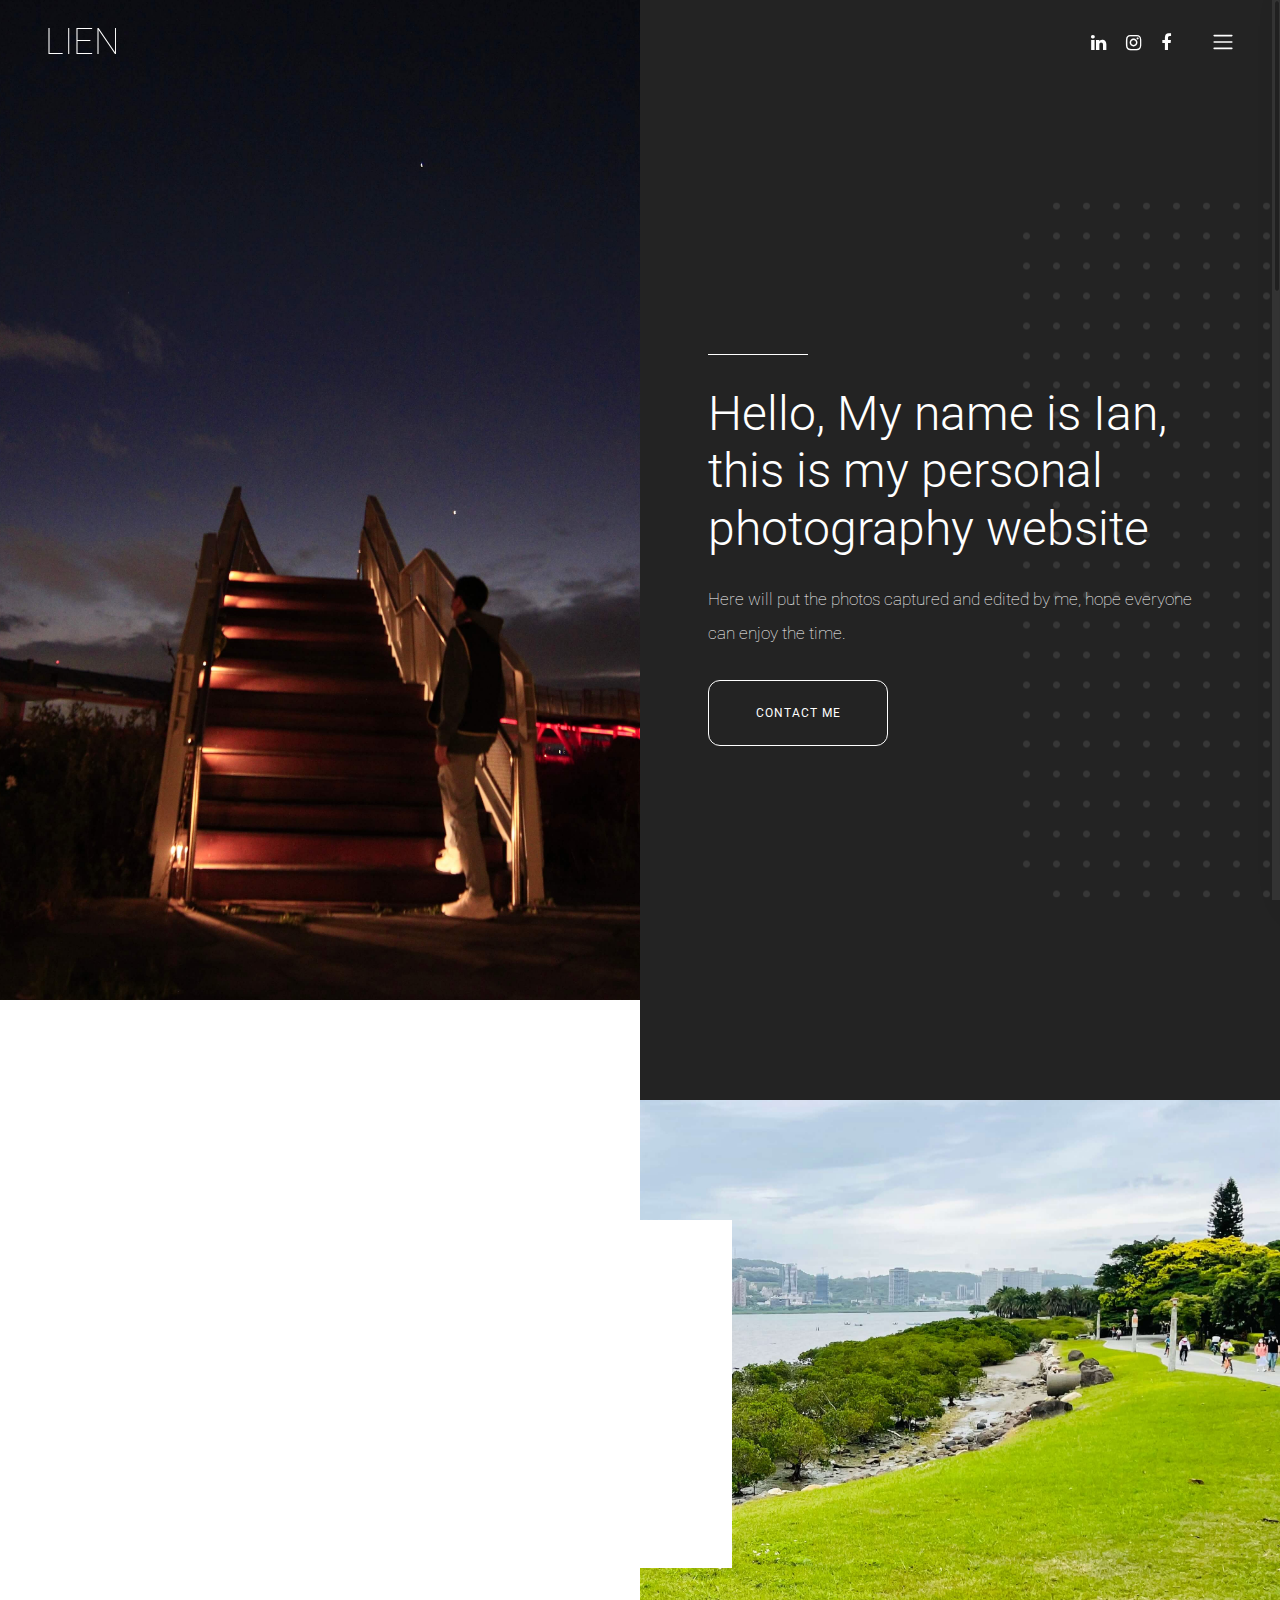
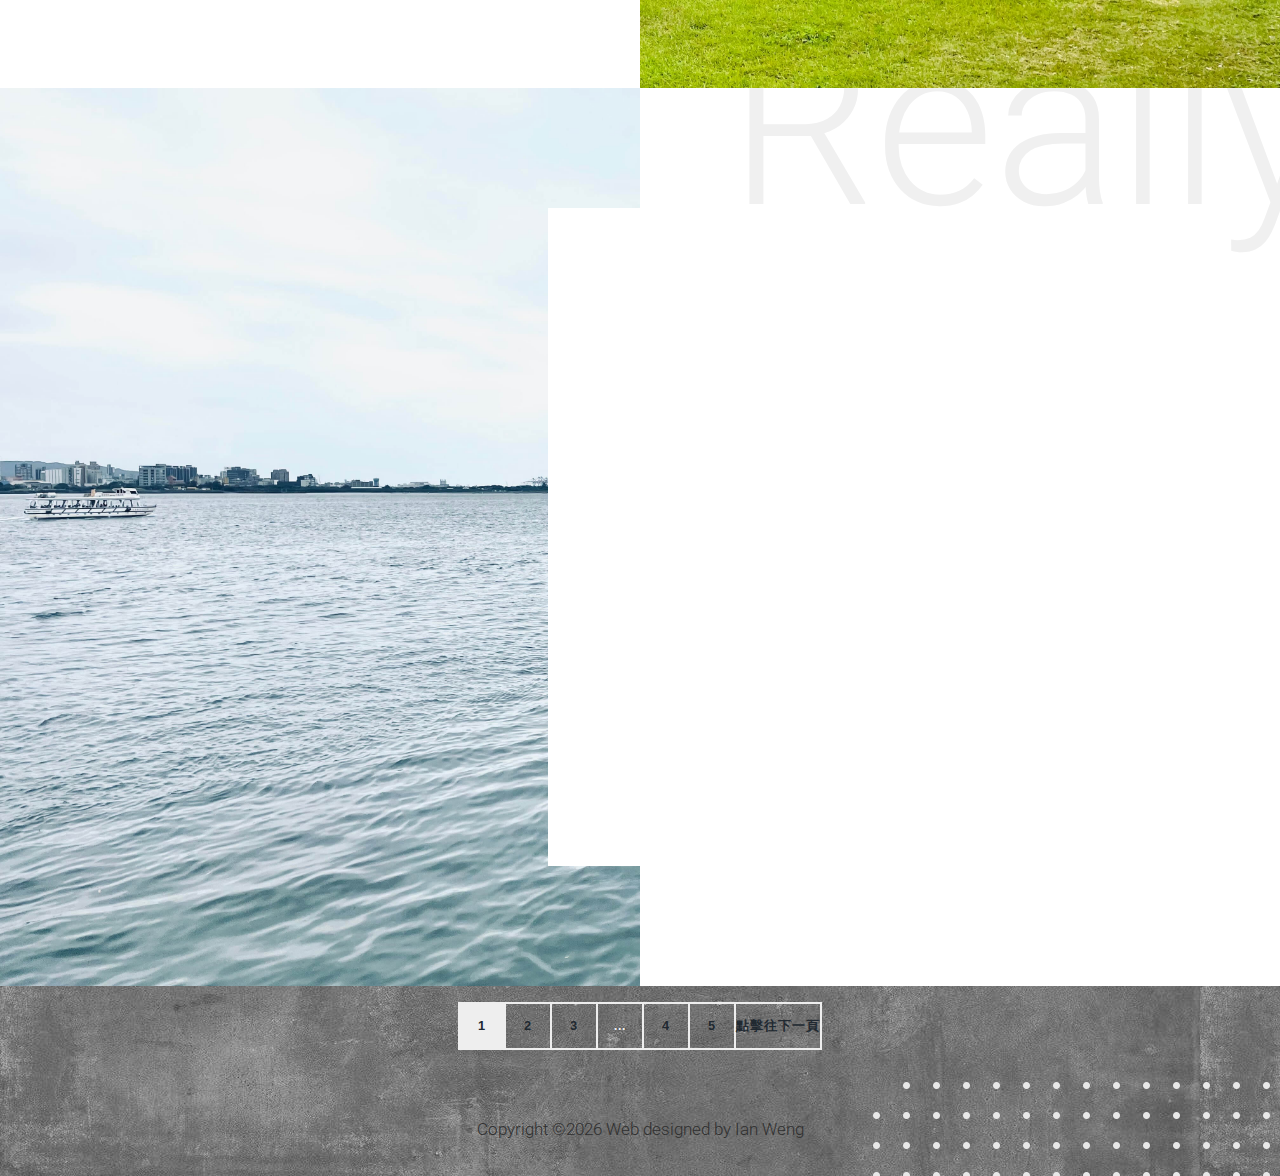
<file: about-me.html>
<!DOCTYPE html>
<html lang="en">

<head>
    <meta charset="UTF-8">
    <meta name="description" content="">
    <meta http-equiv="X-UA-Compatible" content="IE=edge">
    <meta name="viewport" content="width=device-width, initial-scale=1, shrink-to-fit=no">
    <meta property="og:image" content="img/bg-img/slide1.jpg">
    <meta property="og:image:type" content="image/png">
    <meta property="og:image:width" content="436">
    <meta property="og:image:height" content="228">
    <meta property="og:title" content="LIEN - Photography Website">
    <meta property="og:description" content="Website for personal photograghy.">    

    <!-- Title  -->
    <title>LIEN - Photography Website</title>

    <!-- Favicon  -->
    <link rel="icon" href="img/core-img/favicon.ico">

    <!-- Style CSS -->
    <link rel="stylesheet" href="style.css">

</head>

<body>
    <!-- Preloader Start -->
    <div id="preloader">
        <div class="preload-content">
            <div id="sonar-load"></div>
        </div>
    </div>
    <!-- Preloader End -->

    <!-- ***** Main Menu Area Start ***** -->
    <div class="mainMenu d-flex align-items-center justify-content-between">
        <!-- Close Icon -->
        <div class="closeIcon">
            <i class="ti-close" aria-hidden="true"></i>
        </div>
        <!-- Logo Area -->
        <div class="logo-area">
            <a href="index.html">LIEN</a>
        </div>
        <!-- Nav -->
        <div class="sonarNav">
            <nav>
                <ul>
                    <li class="nav-item active">
                        <a class="nav-link" href="index.html">主頁面</a>
                    </li>
                    <li class="nav-item">
                        <a class="nav-link" href="about-me.html">關於作者</a>
                    </li>
                    <li class="nav-item">
                        <a class="nav-link" href="portfolio.html">作品集</a>
                    </li>
                    <li class="nav-item">
                        <a class="nav-link" href="blog.html">BLOG合輯</a>
                    </li>
                    <li class="nav-item">
                        <a class="nav-link" href="contact.html">聯繫管道</a>
                    </li>
                    </li>
                </ul>
            </nav>
        </div>
        <!-- Copwrite Text -->
        <div class="copywrite-text">
            <p>
                Copyright &copy;<script>document.write(new Date().getFullYear());</script> Web designed by Ian Weng</i></a>

</p>
        </div>
    </div>
    <!-- ***** Main Menu Area End ***** -->

    <!-- ***** Header Area Start ***** -->
    <header class="header-area">
        <div class="container-fluid">
            <div class="row">
                <div class="col-12">
                    <div class="menu-area d-flex justify-content-between">
                        <!-- Logo Area  -->
                        <div class="logo-area">
                            <a href="index.html">LIEN</a>
                        </div>

                        <div class="menu-content-area d-flex align-items-center">
                            <!-- Header Social Area -->
                            <div class="header-social-area d-flex align-items-center">
                                <a href="https://www.linkedin.com/in/weng-li-en-bb7a6a278/" data-toggle="tooltip" data-placement="bottom" title="Linkedin"><i class="fa fa-linkedin" aria-hidden="true"></i></a>
                                <a href="https://www.instagram.com/_92_me_/?hl=zh-tw" data-toggle="tooltip" data-placement="bottom" title="Instagram"><i class="fa fa-instagram" aria-hidden="true"></i></a>
                                <a href="https://www.facebook.com/profile.php?id=100014836174311" data-toggle="tooltip" data-placement="bottom" title="Facebook"><i class="fa fa-facebook" aria-hidden="true"></i></a>
                            </div>
                            <!-- Menu Icon -->
                            <span class="navbar-toggler-icon" id="menuIcon"></span>
                        </div>
                    </div>
                </div>
            </div>
        </div>
    </header>
    <!-- ***** Header Area End ***** -->

    <!-- ***** Hero Area Start ***** -->
    <div class="hero-area d-flex align-items-center">
        <!-- Back End Content -->
        <div class="backEnd-content">
            <img class="dots" src="img/core-img/dots.png" alt="">
        </div>

        <!-- Hero Thumbnail -->
        <div class="hero-thumbnail aboutUs equalize bg-img" style="background-image: url(img/bg-img/about.jpg);"></div>
        
        <!-- Hero Content -->
        <div class="hero-content aboutUs equalize">
            <div class="container-fluid h-100">
                <div class="row h-100 align-items-center justify-content-center">
                    <div class="col-12 col-md-10">
                        <div class="line"></div>
                        <h2>Hello, My name is Ian, this is my personal photography website </h2>
                        <p>Here will put the photos captured and edited by me, hope everyone can enjoy the time.</p>
                        <a href="contact.html" class="btn sonar-btn white-btn">contact me</a>
                    </div>
                </div>
            </div>
        </div>
    </div>
    <!-- ***** Hero Area End ***** -->

    <div class="sonar-about-us-area bg-img" style="background-image: url(img/bg-img/about2.jpg);">
        <!-- Back End Content -->
        <div class="backEnd-content">
            <h2></h2>
        </div>

        <div class="container-fluid">
            <div class="row">
                <div class="col-12 col-md-10 col-lg-7">
                    <div class="about-us-content bg-white">
                        <div class="section-heading text-left wow fadeInUp" data-wow-delay="300ms">
                            <div class="line"></div>
                            <h2></h2>
                        </div>
                        <p class="wow fadeInUp" data-wow-delay="600ms">I'm very glad that I actually set up a web for my own photography, all the photos are meaningful for me, and I hope all of you can see what is behind the photos and also enjoy it cuz all of it definitely the beauty of art.</p>
                        <!-- Progress Bar Content Area -->
                        
                            </div>
                        </div>
                    </div>
                </div>
            </div>
        </div>
    </div>

    <div class="sonar-about-us-area second-part bg-img" style="background-image: url(img/bg-img/about3.jpg);">
        <!-- Back End Content -->
        <div class="backEnd-content">
            <h2>Really</h2>
        </div>

        <div class="container-fluid">
            <div class="row justify-content-end">
                <div class="col-12 col-md-10 col-lg-7">
                    <div class="about-us-content bg-white">
                        <div class="section-heading text-left wow fadeInUp" data-wow-delay="300ms">
                            <div class="line"></div>
                        </div>
                        <p class="wow fadeInUp" data-wow-delay="600ms">For me, I like to take the photo for landscapes more than portraits cuz I'm more used to capture some beautiful sunshine and the big nature, so most of the photos are truly the type I like and also the type I will prefer to take.</p>
                        <div class="row mt-100 text-center wow fadeInUp" data-wow-delay="900ms">
                            <div class="col-12 col-sm-6 col-md-4">
                                <div class="single-pie-bar" data-percent="90">
                                    <canvas class="bar-circle" width="100" height="100"></canvas>
                                    <p>Landsacpes</p>
                                </div>
                            </div>
                            <div class="col-12 col-sm-6 col-md-4">
                                <div class="single-pie-bar" data-percent="10">
                                    <canvas class="bar-circle" width="100" height="100"></canvas>
                                    <p>Portraits</p>
                                </div>
                            </div>

                                </div>
                            </div>
                        </div>
                    </div>
                </div>
            </div>
        </div>
    </div>
    <p></p>
    <p></p>
    <p></p>
    <p></p>
    <!-- Footer -->
<footer class="footer-area">
    <div class="container">
        <div class="row">
            <div class="col-12">
                <div class="footer-content">
                    <footer>
                        <div class="pagination">
                            <!--<a href="#" class="previous">Prev</a>-->
                            <a href="index.html" class="page active">1</a>
                            <a href="about-me.html" class="page">2</a>
                            <a href="portfolio.html" class="page">3</a>
                            <span class="extra">&hellip;</span>
                            <a href="blog.html" class="page">4</a>
                            <a href="contact.html" class="page">5</a>
                            <a href="portfolio.html" class="next">點擊往下一頁</a>
                        </div>
                    </footer>
                </div>
            </div>
        </div>
    </div>
</footer>

    <!-- ***** Footer Area Start ***** -->
    <footer class="footer-area">
        <!-- back end content -->
        <div class="backEnd-content">
            <img class="dots" src="img/core-img/dots.png" alt="">
        </div>

        <div class="container">
            <div class="row">
                <div class="col-12">
                    <!-- Copywrite Text -->
                    <div class="copywrite-text">
                        <p>
                            Copyright &copy;<script>document.write(new Date().getFullYear());</script> Web designed by Ian Weng</i></a>

</p>
                    </div>
                </div>
            </div>
        </div>
    </footer>
    <!-- ***** Footer Area End ***** -->

    <!-- jQuery (Necessary for All JavaScript Plugins) -->
    <script src="js/jquery/jquery-2.2.4.min.js"></script>
    <!-- Popper js -->
    <script src="js/popper.min.js"></script>
    <!-- Bootstrap js -->
    <script src="js/bootstrap.min.js"></script>
    <!-- Plugins js -->
    <script src="js/plugins.js"></script>
    <!-- Active js -->
    <script src="js/active.js"></script>

</body>

</html>
</file>
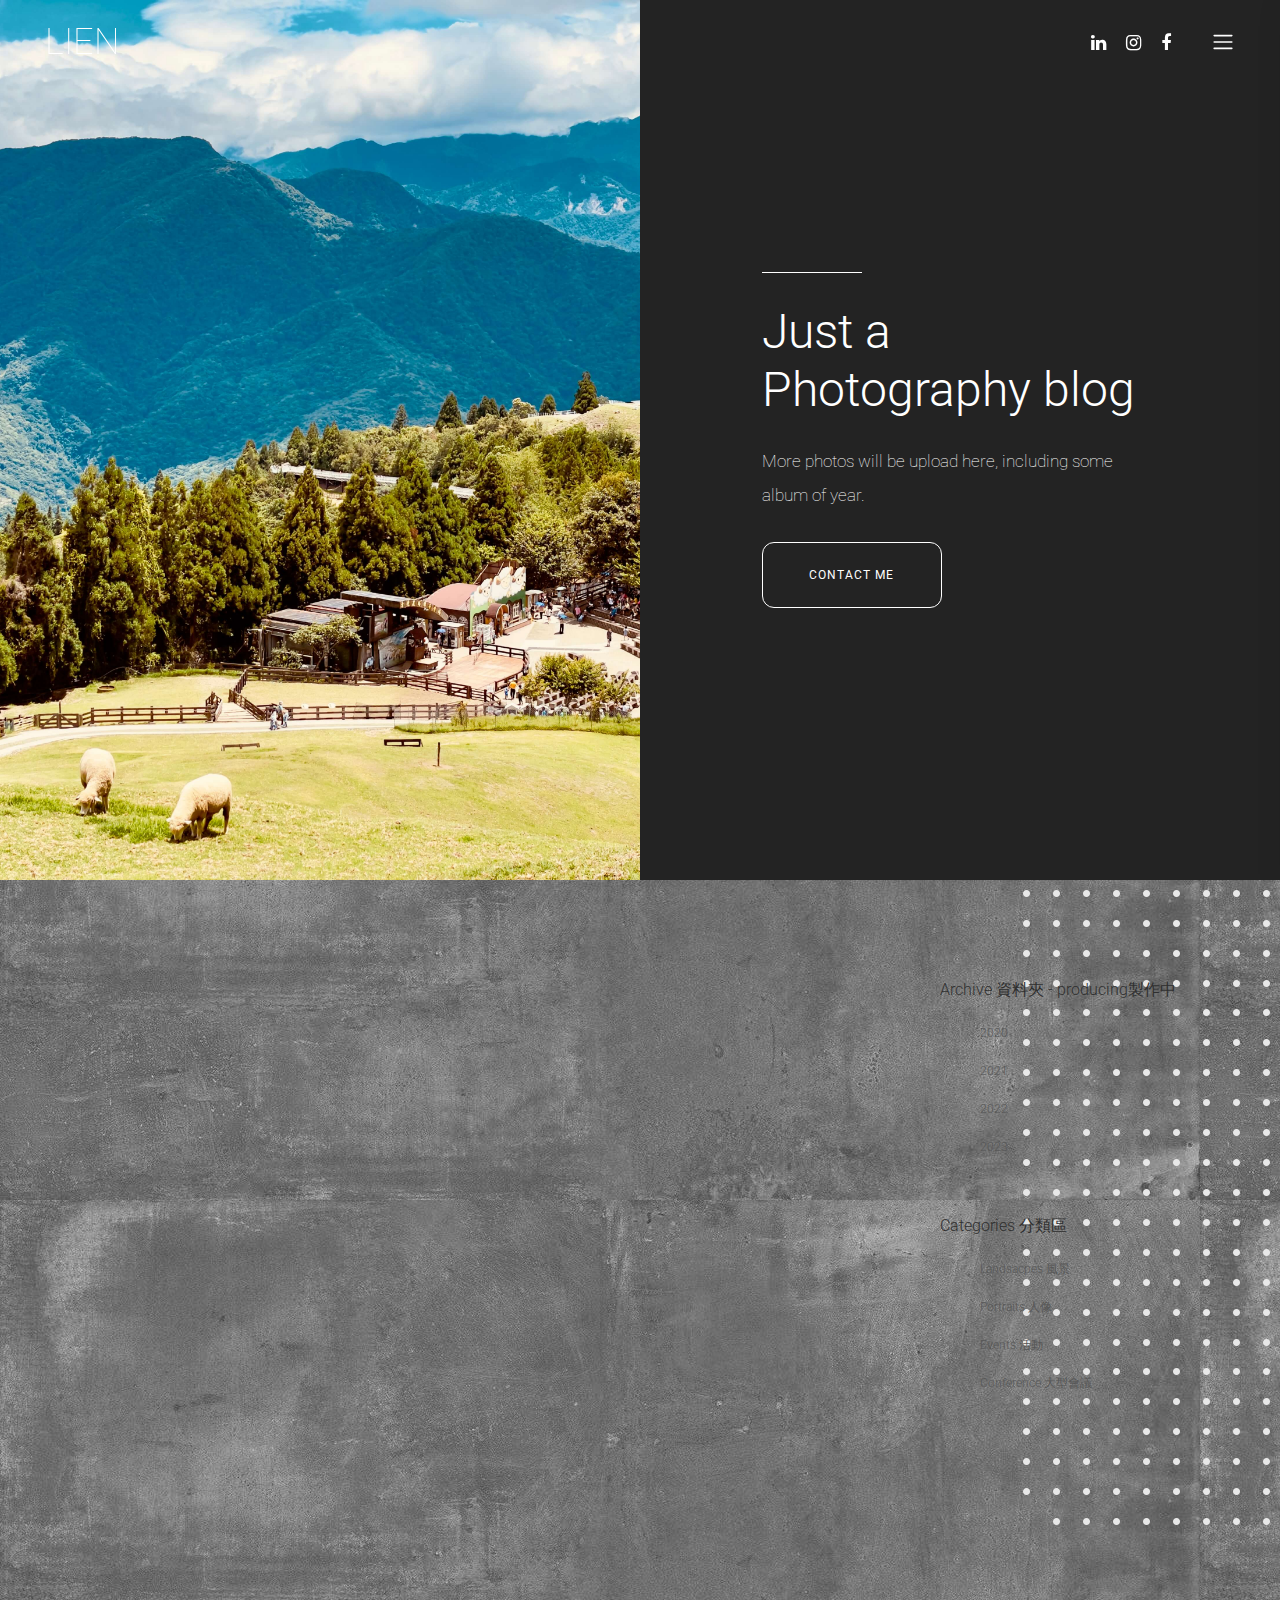
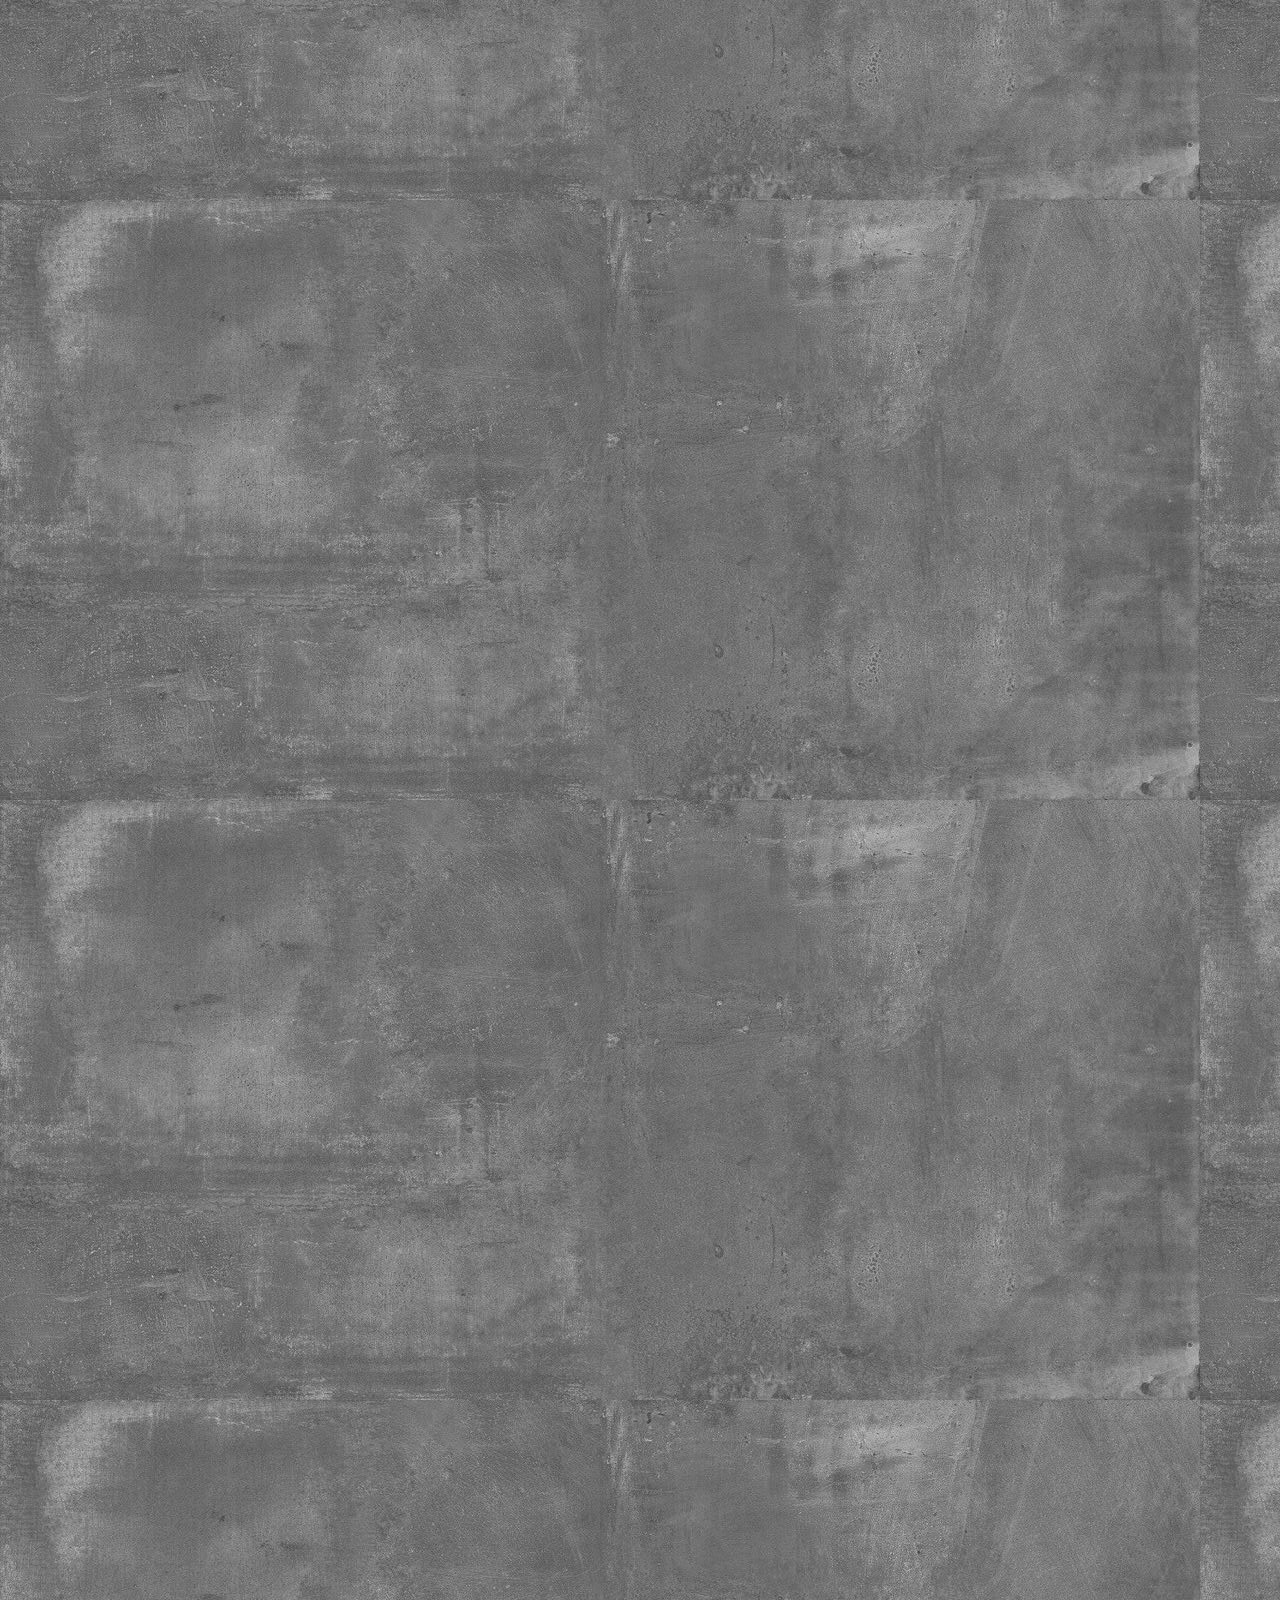
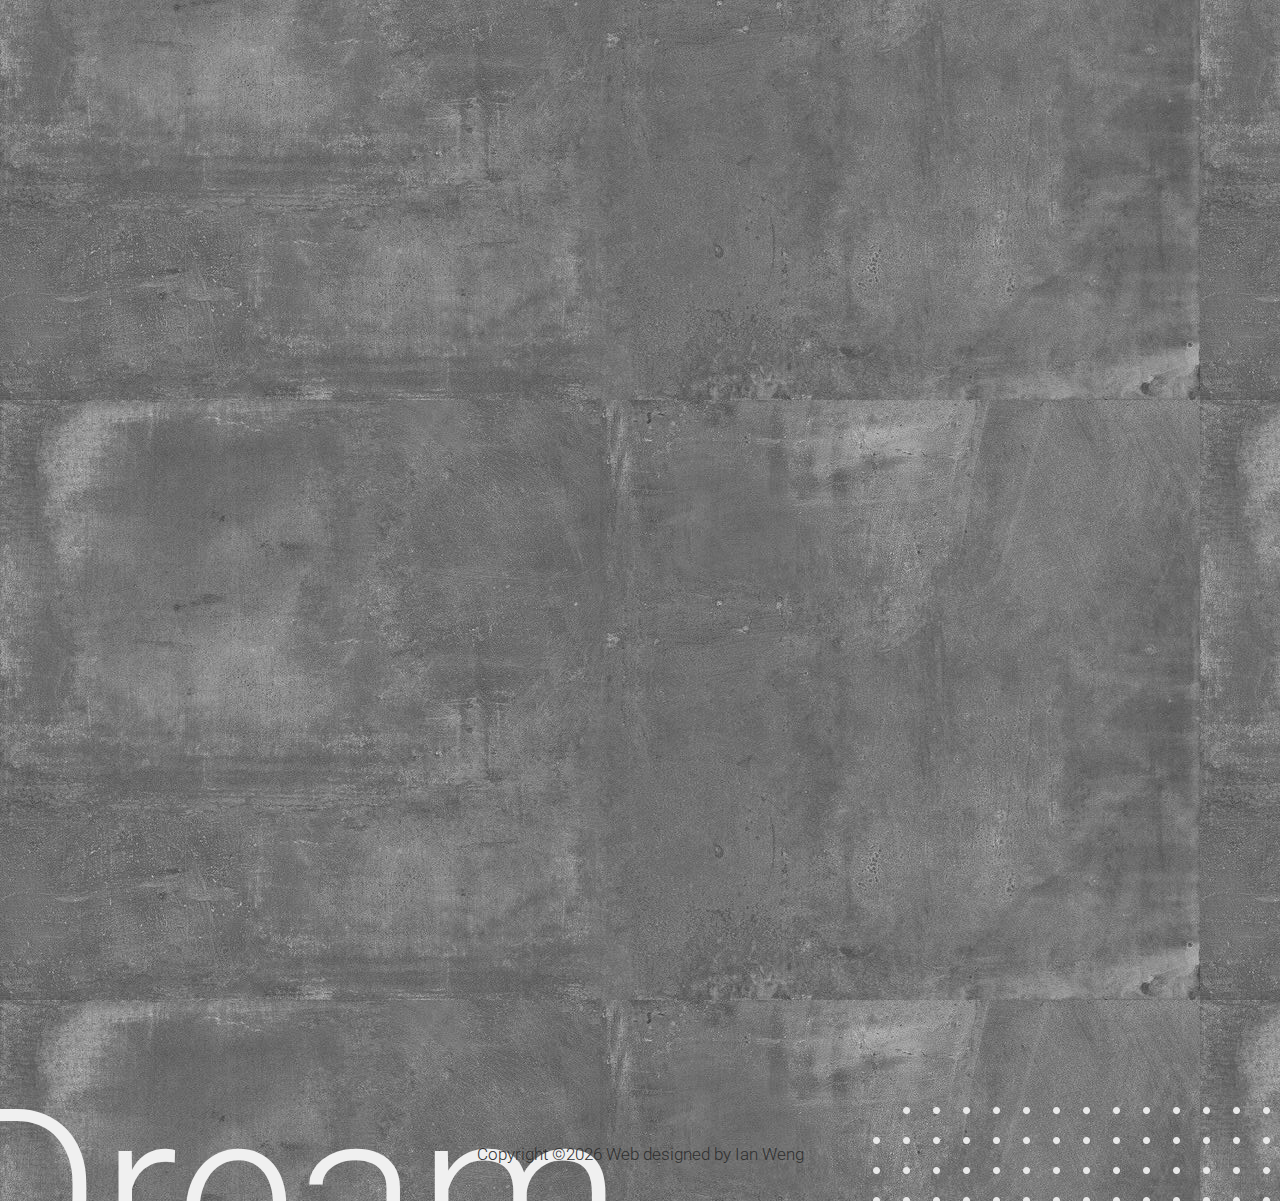
<file: blog.html>
<!DOCTYPE html>
<html lang="en">

<head>
    <meta charset="UTF-8">
    <meta name="description" content="">
    <meta http-equiv="X-UA-Compatible" content="IE=edge">
    <meta name="viewport" content="width=device-width, initial-scale=1, shrink-to-fit=no">
    <meta property="og:image" content="img/bg-img/slide1.jpg">
    <meta property="og:image:type" content="image/png">
    <meta property="og:image:width" content="436">
    <meta property="og:image:height" content="228">
    <meta property="og:title" content="LIEN - Photography Website">
    <meta property="og:description" content="Website for personal photograghy.">
    

    <!-- Title  -->
    <title>LIEN - Photography Website</title>

    <!-- Favicon  -->
    <link rel="icon" href="img/core-img/favicon.ico">

    <!-- Style CSS -->
    <link rel="stylesheet" href="style.css">

</head>

<body>
    <!-- Preloader Start -->
    <div id="preloader">
        <div class="preload-content">
            <div id="sonar-load"></div>
        </div>
    </div>
    <!-- Preloader End -->

    <!-- Grids -->

    <!-- ***** Main Menu Area Start ***** -->
    <div class="mainMenu d-flex align-items-center justify-content-between">
        <!-- Close Icon -->
        <div class="closeIcon">
            <i class="ti-close" aria-hidden="true"></i>
        </div>
        <!-- Logo Area -->
        <div class="logo-area">
            <a href="index.html">LIEN</a>
        </div>
        <!-- Nav -->
        <div class="sonarNav">
            <nav>
                <ul>
                    <li class="nav-item active">
                        <a class="nav-link" href="index.html">主頁面</a>
                    </li>
                    <li class="nav-item">
                        <a class="nav-link" href="about-me.html">關於作者</a>
                    </li>
                    <li class="nav-item">
                        <a class="nav-link" href="portfolio.html">作品集</a>
                    </li>
                    <li class="nav-item">
                        <a class="nav-link" href="blog.html">BLOG合輯</a>
                    </li>
                    <li class="nav-item">
                        <a class="nav-link" href="contact.html">聯繫管道</a>
                    </li>
                    </li>
                </ul>
            </nav>
            </div>
        <!-- Copwrite Text -->
        <div class="copywrite-text">
            <p>
                Copyright &copy;<script>document.write(new Date().getFullYear());</script> Web designed by Ian Weng</i></a>

</p>
        </div>
    </div>
    <!-- ***** Main Menu Area End ***** -->

    <!-- ***** Header Area Start ***** -->
    <header class="header-area">
        <div class="container-fluid">
            <div class="row">
                <div class="col-12">
                    <div class="menu-area d-flex justify-content-between">
                        <!-- Logo Area  -->
                        <div class="logo-area">
                            <a href="index.html">LIEN</a>
                        </div>

                        <div class="menu-content-area d-flex align-items-center">
                            <!-- Header Social Area -->
                            <div class="header-social-area d-flex align-items-center">
                                <a href="https://www.linkedin.com/in/weng-li-en-bb7a6a278/" data-toggle="tooltip" data-placement="bottom" title="Linkedin"><i class="fa fa-linkedin" aria-hidden="true"></i></a>
                                <a href="https://www.instagram.com/_92_me_/?hl=zh-tw" data-toggle="tooltip" data-placement="bottom" title="Instagram"><i class="fa fa-instagram" aria-hidden="true"></i></a>
                                <a href="https://www.facebook.com/profile.php?id=100014836174311" data-toggle="tooltip" data-placement="bottom" title="Facebook"><i class="fa fa-facebook" aria-hidden="true"></i></a>
                            </div>
                            <!-- Menu Icon -->
                            <span class="navbar-toggler-icon" id="menuIcon"></span>
                        </div>
                    </div>
                </div>
            </div>
        </div>
    </header>
    <!-- ***** Header Area End ***** -->

    <!-- ***** Hero Area Start ***** -->
    <div class="hero-area d-flex align-items-center">
       
        <!-- Hero Thumbnail -->
        <div class="hero-thumbnail equalize bg-img" style="background-image: url(img/bg-img/blog.jpg);"></div>
        
        <!-- Hero Content -->
        <div class="hero-content equalize">
            <div class="container-fluid h-100">
                <div class="row h-100 align-items-center justify-content-center">
                    <div class="col-12 col-md-8">
                        <div class="line"></div>
                        <h2>Just a Photography blog</h2>
                        <p>More photos will be upload here, including some album of year.</p>
                        <a href="contact.html" class="btn sonar-btn white-btn">contact me</a>
                    </div>
                </div>
            </div>
        </div>
    </div>
    <!-- ***** Hero Area End ***** -->

    <!-- ***** Blog Area Start ***** -->
    <section class="sonar-blog-area section-padding-100">
        <!-- back end content -->
        <div class="backEnd-content">
            <img class="dots" src="img/core-img/dots.png" alt="">
        </div>

        <div class="container">
            <div class="row">
                <div class="col-12 col-md-9">

                    <!-- Single Blog Area -->
                    <div class="single-blog-area mb-100 wow fadeInUp" data-wow-delay="300ms">
                        <!-- Post Thumbnail -->
                        <div class="blog-post-thumbnail">
                            <img src="img/blog-img/one.jpg" alt="">
                            <!-- Post Date -->
                            <div class="post-date">
                                <a href="#">July 6 '19</a>
                            </div>
                        </div>
                        <!-- Post Content -->
                        <div class="post-content">
                            <a href="#" class="headline">Cingjing, Nantou Photograpy</a>
                            <div class="post-meta">
                                <a href="#" class="comments">By Ian Weng</a> | <a href="#" class="comments">2 Comments</a>
                            </div>
                            <p>This was taken at a B&B in Cingjing, Nantou. The time was 5 o'clock in the morning. The overall tone is warm.</p>
                        </div>
                    </div>

                    <!-- Single Blog Area -->
                    <div class="single-blog-area mb-100 wow fadeInUp" data-wow-delay="600ms">
                        <!-- Post Thumbnail -->
                        <div class="blog-post-thumbnail">
                            <img src="img/blog-img/three.jpg" alt="">
                            <!-- Post Date -->
                            <div class="post-date">
                                <a href="#">July 6 '19</a>
                            </div>
                        </div>
                        <!-- Post Content -->
                        <div class="post-content">
                            <a href="#" class="headline">Cingjing, Nantou Photograpy</a>
                            <div class="post-meta">
                                <a href="#" class="comments">By Ian Weng</a> | <a href="#" class="comments">2 Comments</a>
                            </div>
                            <p>This was taken near Wuling. It was close to five o'clock in the morning and the sun was just about to rise.</p>
                            
                        </div>
                    </div>

                    <!-- Single Blog Area -->
                    <div class="single-blog-area mb-100 wow fadeInUp" data-wow-delay="900ms">
                        <!-- Post Thumbnail -->
                        <div class="blog-post-thumbnail">
                            <img src="img/blog-img/two.jpg" alt="">
                            <!-- Post Date -->
                            <div class="post-date">
                                <a href="#">July 6 '19</a>
                            </div>
                        </div>
                        <!-- Post Content -->
                        <div class="post-content">
                            <a href="#" class="headline">Cingjing, Nantou Photograpy</a>
                            <div class="post-meta">
                                <a href="#" class="comments">By Ian Weng</a> | <a href="#" class="comments">2 Comments</a>
                            </div>
                            <p>This photo was taken from the window of the B&B at 6</p>
                        </div>
                        <video width="360" controls loop>
                            <source src="test.mp4" type="video/mp4">
                          </video>
                    </div>
                </div>

                <div class="col-12 col-md-3">
                    <div class="sonar-blog-sidebar-area">

                        <!-- Archive Widget -->
                        <div class="sonar-catagories-widget-area mb-50">
                            <h6>Archive 資料夾 - producing製作中</h6>
                            <ul class="catagories-menu">
                                <li><a href="#">2020</a></li>
                                <li><a href="#">2021</a></li>
                                <li><a href="#">2022</a></li>
                                <li><a href="#">2023</a></li>
                            </ul>
                        </div>

                        <!-- Catagories Widget -->
                        <div class="sonar-catagories-widget-area mb-50">
                            <h6>Categories 分類區</h6>
                            <ul class="catagories-menu">
                                <li><a href="portfolio.html">Landsacpes 風景</a></li>
                                <li><a href="portfolio.html">Portraits 人像</a></li>
                                <li><a href="#">Events 活動</a></li>
                                <li><a href="#">Conference 大型會議</a></li>
                            </ul>
                        </div>

                        <!-- Latest News -->

                                    </div>
                                </div>
                            </div>
                        </div>

                    </div>
                </div>
            </div>

            <div class="row">
                <div class="col-12 text-center wow fadeInUp" data-wow-delay="500ms">
                    <a href="blog.html" class="btn sonar-btn">Load More</a>
                </div>
            </div>
        </div>
    </section>
    <!-- ***** Blog Area End ***** -->

    <!-- ***** Footer Area Start ***** -->
    <footer class="footer-area">
        <!-- back end content -->
        <div class="backEnd-content">
            <img class="dots" src="img/core-img/dots.png" alt="">
            <h2>Dream</h2>
        </div>

        <div class="container">
            <div class="row">
                <div class="col-12">
                    <!-- Copywrite Text -->
                    <div class="copywrite-text">
                        <p>
                            Copyright &copy;<script>document.write(new Date().getFullYear());</script> Web designed by Ian Weng</i></a>

</p>
                    </div>
                </div>
            </div>
        </div>
    </footer>
    <!-- ***** Footer Area End ***** -->

    <!-- jQuery (Necessary for All JavaScript Plugins) -->
    <script src="js/jquery/jquery-2.2.4.min.js"></script>
    <!-- Popper js -->
    <script src="js/popper.min.js"></script>
    <!-- Bootstrap js -->
    <script src="js/bootstrap.min.js"></script>
    <!-- Plugins js -->
    <script src="js/plugins.js"></script>
    <!-- Active js -->
    <script src="js/active.js"></script>

</body>

</html>
</file>
<file: style.css>
@import url("https://fonts.googleapis.com/css?family=Roboto:100,300,400,500,700");
/* :: Import All CSS */
@import url(css/bootstrap.min.css);
@import url(css/animate.css);
@import url(css/owl.carousel.css);
@import url(css/magnific-popup.css);
@import url(css/font-awesome.min.css);
@import url(css/themify-icons.css);
/* :: Base CSS */
* {
  margin: 0;
  padding: 0; }

body {
  font-family: "Roboto", sans-serif;
  background-image: url('img/bg-img/bgbg2.jpg');
}

h1,
h2,
h3,
h4,
h5,
h6 {
  color: #2f2f2f;
  font-weight: 300; }

p {
  color: #2f2f2f;
  font-size: 17px;
  line-height: 2;
  font-weight: 100; }

a {
  -webkit-transition-duration: 500ms;
  transition-duration: 500ms;
  text-decoration: none;
  outline: none;
  font-size: 14px;
  font-weight: 700; }
  a:hover, a:focus {
    -webkit-transition-duration: 500ms;
    transition-duration: 500ms;
    text-decoration: none;
    outline: none;
    font-size: 12px;
    font-weight: 400; }

#preloader {
  -webkit-overflow-scrolling: touch;
  display: -webkit-box;
  display: -ms-flexbox;
  display: flex;
  -webkit-box-align: center;
  -ms-flex-align: center;
  -ms-grid-row-align: center;
  align-items: center;
  -webkit-box-pack: center;
  -ms-flex-pack: center;
  justify-content: center;
  background-color: #232323;
  position: fixed;
  width: 100%;
  height: 100%;
  z-index: 1000000; }

#sonar-load {
  width: 70px;
  height: 70px;
  border-radius: 50%;
  border: 3px;
  border-style: solid;
  border-color: transparent;
  border-top-color: #f8f5f5;
  -webkit-animation: sonar 2400ms linear infinite;
  animation: sonar 2400ms linear infinite;
  z-index: 999; }
  #sonar-load:before {
    content: "";
    position: absolute;
    top: 7.5px;
    left: 7.5px;
    right: 7.5px;
    bottom: 7.5px;
    border-radius: 50%;
    border: 3px;
    border-style: solid;
    border-color: transparent;
    border-top-color: #f8f5f5;
    -webkit-animation: sonar 2700ms linear infinite;
    animation: sonar 2700ms linear infinite; }
  #sonar-load:after {
    content: "";
    position: absolute;
    top: 20px;
    left: 20px;
    right: 20px;
    bottom: 20px;
    border-radius: 50%;
    border: 3px;
    border-style: solid;
    border-color: transparent;
    border-top-color: #f8f5f5;
    -webkit-animation: sonar 1800ms linear infinite;
    animation: sonar 1800ms linear infinite; }

@-webkit-keyframes sonar {
  0% {
    -webkit-transform: rotate(0deg);
    transform: rotate(0deg); }
  100% {
    -webkit-transform: rotate(360deg);
    transform: rotate(360deg); } }
@keyframes sonar {
  0% {
    -webkit-transform: rotate(0deg);
    transform: rotate(0deg); }
  100% {
    -webkit-transform: rotate(360deg);
    transform: rotate(360deg); } }
@-webkit-overflow-scrolling: touch;
ul,
ol {
  margin: 0; }
  ul li,
  ol li {
    list-style: none; }

img {
  height: auto;
  border-radius: 25px;
  max-width: 100%; }

.sonar-table {
  display: table;
  z-index: 9;
  position: absolute;
  width: 100%;
  height: 100%;
  margin: 0; }

.sonar-table-cell {
  display: table-cell;
  vertical-align: middle; }

.mt-15 {
  margin-top: 15px; }

.mt-30 {
  margin-top: 30px; }

.mt-50 {
  margin-top: 50px; }

.mt-70 {
  margin-top: 70px; }

.mt-100 {
  margin-top: 100px; }

.mb-15 {
  margin-bottom: 15px; }

.mb-30 {
  margin-bottom: 30px; }

.mb-50 {
  margin-bottom: 50px; }

.ml-15 {
  margin-left: 15px; }

.ml-30 {
  margin-left: 30px; }

.mr-15 {
  margin-right: 15px; }

.mr-30 {
  margin-right: 30px; }

.mb-70 {
  margin-bottom: 70px; }

.mb-100 {
  margin-bottom: 100px; }

.mt-230 {
  margin-top: 230px; }
  @media only screen and (max-width: 767px) {
    .mt-230 {
      margin-top: 100px; } }

.bg-img {
  background-position: center center;
  background-size: cover;
  background-repeat: no-repeat; }

.bg-transparent {
  background-color: transparent; }

.font-bold {
  font-weight: 700; }

.font-light {
  font-weight: 300; }

.height-500 {
  height: 500px !important; }

.height-600 {
  height: 600px !important; }

.height-700 {
  height: 700px !important; }

.height-800 {
  height: 800px !important; }

.mfp-wrap {
  z-index: 100000; }

.mfp-image-holder .mfp-close,
.mfp-iframe-holder .mfp-close {
  color: #ffffff;
  right: -30px;
  padding-right: 0;
  width: 30px;
  height: 30px;
  line-height: 25px;
  text-align: center;
  border: 2px solid #ffffff;
  border-radius: 50%;
  top: 10px; }

.scroll-container {
  will-change: transform;
}

#scrollUp {
  background-color: #232323;
  border-radius: 50%;
  bottom: 60px;
  right: 60px;
  box-shadow: 0 2px 6px 0 rgba(0, 0, 0, 0.3);
  color: #ffffff;
  font-size: 30px;
  height: 70px;
  text-align: center;
  width: 70px;
  line-height: 66px;
  -webkit-transition-duration: 500ms;
  transition-duration: 500ms; }
  #scrollUp:hover {
    background-color: #192a56; }
  @media only screen and (min-width: 768px) and (max-width: 991px) {
    #scrollUp {
      bottom: 30px;
      right: 30px;
      height: 50px;
      width: 50px;
      line-height: 46px; } }
  @media only screen and (max-width: 767px) {
    #scrollUp {
      bottom: 30px;
      right: 30px;
      height: 50px;
      width: 50px;
      line-height: 46px; } }

.section-padding-100 {
  padding: 100px 0; }

.section-padding-50 {
  padding: 50px 0; }

.section-padding-50-0 {
  padding: 50px 0 0 0; }

.section-padding-100-70 {
  padding: 100px 0 70px; }

.section-padding-100-50 {
  padding: 100px 0 50px; }

.section-padding-100-0 {
  padding: 100px 0 0; }

.section-padding-0-100 {
  padding: 0 0 100px; }

.section-padding-100-20 {
  padding: 100px 0 20px 0; }

.bg-gray {
  background-color: #f8f5f5; }

.nicescroll-rails {
  z-index: 999999 !important; }

.section-heading {
  text-align: center;
  margin-bottom: 80px;
  position: relative;
  z-index: 1; }
  .section-heading .line {
    width: 100px;
    height: 1px;
    background-color: #232323;
    margin-bottom: 30px;
    display: block; }
  .section-heading h2 {
    font-size: 48px;
    margin-bottom: 0;
    font-weight: 100;
    line-height: 1.5; }
    .section-heading h2 span {
      font-weight: 400; }
    @media only screen and (min-width: 768px) and (max-width: 991px) {
      .section-heading h2 {
        font-size: 36px; } }
    @media only screen and (max-width: 767px) {
      .section-heading h2 {
        font-size: 30px; } }

.sonar-btn {
  position: relative;
  z-index: 1;
  min-width: 180px;
  height: 66px;
  border: 1px solid;
  border-color: #2f2f2f;
  text-transform: uppercase;
  color: #2f2f2f;
  font-size: 12px;
  letter-spacing: 1px;
  border-radius: 12px;
  line-height: 64px;
  padding: 0;
  background-color: #ffffff; }
  .sonar-btn:hover, .sonar-btn:focus {
    background-color: #2f2f2f;
    font-size: 12px;
    color: #ffffff; }
  .sonar-btn.white-btn {
    border-color: #ffffff;
    color: #ffffff;
    background-color: transparent; }
    .sonar-btn.white-btn:hover, .sonar-btn.white-btn:focus {
      background-color: #ffffff;
      color: #2f2f2f; }
  .sonar-btn.btn-2 {
    background-color: #2f2f2f;
    font-size: 12px;
    color: #ffffff; }
  .sonar-btn.btn-3 {
    background-color: #232323;
    color: #ffffff; }
    .sonar-btn.btn-3::before {
      position: absolute;
      width: 100%;
      height: 100%;
      background-color: transparent;
      border: 1px solid;
      border-color: #232323;
      right: -6px;
      bottom: -6px;
      content: '';
      z-index: -100; }
    .sonar-btn.btn-3:hover, .sonar-btn.btn-3:focus {
      background-color: #232323;
      color: #ffffff; }

.bg-overlay {
  position: relative;
  z-index: 1; }
  .bg-overlay::after {
    position: absolute;
    z-index: -1;
    top: 0;
    left: 0;
    width: 100%;
    height: 100%;
    background-color: #2f2f2f;
    opacity: 0.85;
    content: ''; }

.bg-overlay-black {
  position: relative;
  z-index: 1; }
  .bg-overlay-black::after {
    position: absolute;
    z-index: 1;
    top: 0;
    left: 0;
    width: 100%;
    height: 100%;
    background-color: #000;
    opacity: 0.85;
    content: ''; }

.bg-overlay-white {
  position: relative;
  z-index: 1; }
  .bg-overlay-white::after {
    position: absolute;
    z-index: -2;
    top: 0;
    left: 0;
    width: 100%;
    height: 100%;
    background-color: rgba(230, 241, 255, 0.5);
    content: ''; }

.slide-background-overlay {
  position: relative;
  z-index: 1;
  bottom: 0;
  left: 0;
  width: 100%;
  height: 60%; }
  .slide-background-overlay::after {
    content: '';
    position: absolute;
    height: 60%;
    width: 100%;
    z-index: -1;
    bottom: 0;
    left: 0;
    background: rgba(0, 0, 0, 0.9);
    background: -webkit-linear-gradient(bottom, rgba(0, 0, 0, 0.9) 0%, rgba(0, 0, 0, 0.1) 90%, rgba(0, 0, 0, 0) 100%);
    background: linear-gradient(to top, rgba(0, 0, 0, 0.9) 0%, rgba(0, 0, 0, 0.1) 90%, rgba(0, 0, 0, 0) 100%); }

.grids {
  position: fixed;
  width: 100%;
  height: 100%;
  z-index: -1; }
  .grids div {
    width: 1px;
    height: 100%;
    background-color: #e0e3e4; }
    .grids div:nth-child(5) {
      background-color: #bababa; }
    .grids div:first-child, .grids div:last-child {
      background-color: transparent; }

/* :: Header Area CSS */
.header-area {
  position: fixed;
  z-index: 995;
  top: 0;
  left: 0;
  width: 100%;
  height: auto;
  -webkit-transition-duration: 500ms;
  transition-duration: 500ms;
  background-color: transparent;
  padding: 15px 30px; }
  .header-area .logo-area a {
    color: #ffffff;
    font-size: 36px;
    font-weight: 100; }
    @media only screen and (max-width: 767px) {
      .header-area .logo-area a {
        font-size: 24px; } }
  .header-area .menu-content-area .header-social-area {
    margin-right: 30px; }
    .header-area .menu-content-area .header-social-area a {
      font-size: 18px;
      padding: 0 10px;
      color: #ffffff; }
      @media only screen and (max-width: 767px) {
        .header-area .menu-content-area .header-social-area a {
          padding: 0 5px;
          font-size: 14px; } }
    @media only screen and (max-width: 767px) {
      .header-area .menu-content-area .header-social-area {
        margin-right: 15px; } }
  .header-area.sticky {
    background-color: #232323; }
  @media only screen and (max-width: 767px) {
    .header-area {
      padding: 10px 0; } }

.navbar-toggler-icon {
  background-image: url("data:image/svg+xml;charset=utf8,%3Csvg viewBox='0 0 30 30' xmlns='http://www.w3.org/2000/svg'%3E%3Cpath stroke='rgba(255, 255, 255, 1)' stroke-width='2' stroke-linecap='round' stroke-miterlimit='10' d='M4 7h22M4 15h22M4 23h22'/%3E%3C/svg%3E");
  cursor: pointer; }

.mainMenu {
  position: fixed;
  width: 480px;
  height: 100%;
  top: 0;
  right: -500px;
  background-color: #232323;
  z-index: 99999;
  text-align: center;
  -webkit-box-orient: vertical;
  -webkit-box-direction: normal;
  -ms-flex-direction: column;
  flex-direction: column;
  padding: 50px 15px;
  -webkit-transition-duration: 800ms;
  transition-duration: 800ms;
  box-shadow: 0 0 40px rgba(0, 0, 0, 0.2); }
  .mainMenu .closeIcon {
    position: absolute;
    right: 50px;
    top: 50px;
    z-index: 9;
    color: #ffffff;
    font-size: 20px;
    cursor: pointer;
    -webkit-transition-duration: 750ms;
    transition-duration: 750ms; }
    .mainMenu .closeIcon:hover {
      -webkit-transform: rotate(180deg);
      transform: rotate(180deg); }
    @media only screen and (max-width: 767px) {
      .mainMenu .closeIcon {
        right: 30px;
        top: 30px; } }
  .mainMenu .logo-area a {
    color: #ffffff;
    font-size: 30px;
    display: block;
    font-weight: 100; }
    @media only screen and (max-width: 767px) {
      .mainMenu .logo-area a {
        font-size: 24px; } }
  .mainMenu .copywrite-text p {
    margin-bottom: 0;
    color: #ffffff; }
    @media only screen and (max-width: 767px) {
      .mainMenu .copywrite-text p {
        font-size: 14px; } }
  .mainMenu .copywrite-text a {
    font-weight: 100;
    color: #ffffff; }
    .mainMenu .copywrite-text a:hover, .mainMenu .copywrite-text a:focus {
      font-size: 14px; }
  .mainMenu .nav-link {
    color: #ffffff;
    font-size: 18px;
    position: relative;
    z-index: 1;
    font-weight: 300;
    padding: 12px 15px; }
    @media only screen and (max-width: 767px) {
      .mainMenu .nav-link {
        font-size: 14px;
        padding: 10px; } }
    .mainMenu .nav-link::after {
      content: '';
      bottom: 0;
      width: 30px;
      height: 1px;
      background-color: rgba(255, 255, 255, 0.5);
      left: 50%;
      -webkit-transform: translateX(-50%);
      transform: translateX(-50%);
      position: absolute;
      z-index: 5;
      -webkit-transition-duration: 500ms;
      transition-duration: 500ms; }
    .mainMenu .nav-link:hover::after, .mainMenu .nav-link:focus::after {
      width: 70px;
      background-color: white; }
  @media only screen and (min-width: 992px) and (max-width: 1199px) {
    .mainMenu {
      padding: 30px 15px; } }
  @media only screen and (min-width: 768px) and (max-width: 991px) {
    .mainMenu {
      padding: 30px 15px; } }
  @media only screen and (max-width: 767px) {
    .mainMenu {
      padding: 15px;
      width: 300px; } }

/* :: Menu Open CSS */
.menu-open .mainMenu {
  right: 0; }

/* :: Hero Slides Area CSS */
.hero-slides .single-hero-slide {
  height: 950px;
  position: relative;
  z-index: 1;
  padding: 0 40px 100px;
  -webkit-transition-duration: 800ms;
  transition-duration: 800ms;
  overflow: visible;
  cursor: pointer; }
  .hero-slides .single-hero-slide .hero-slides-content {
    position: relative;
    z-index: 1;
    -webkit-transform: translateY(75%);
    transform: translateY(75%);
    -webkit-transition-duration: 800ms;
    transition-duration: 800ms;
    bottom: 0; }
    .hero-slides .single-hero-slide .hero-slides-content .line {
      width: 100px;
      height: 1px;
      background-color: #ffffff;
      margin-bottom: 30px;
      display: block; }
    .hero-slides .single-hero-slide .hero-slides-content h2 {
      color: #ffffff;
      font-weight: 100; }
    .hero-slides .single-hero-slide .hero-slides-content p {
      color: #ffffff;
      margin-bottom: 0;
      -webkit-transition-duration: 500ms;
      transition-duration: 500ms;
      margin-top: 140px; }
  .hero-slides .single-hero-slide:hover .hero-slides-content {
    -webkit-transform: translateY(0%);
    transform: translateY(0%); }
  .hero-slides .single-hero-slide:hover p {
    margin-top: 40px; }
  @media only screen and (min-width: 992px) and (max-width: 1199px) {
    .hero-slides .single-hero-slide {
      height: 1400px; } }
  @media only screen and (min-width: 768px) and (max-width: 991px) {
    .hero-slides .single-hero-slide {
      height: 820px; } }
  @media only screen and (max-width: 767px) {
    .hero-slides .single-hero-slide {
      height: 820px; } }
.hero-slides .owl-dots {
  position: absolute;
  left: 50px;
  bottom: 50px; }
  .hero-slides .owl-dots .owl-dot {
    width: 8px;
    height: 8px;
    border: 1px solid #6a6a67;
    margin: 0 5px;
    border-radius: 50%;
    display: inline-block; }
    .hero-slides .owl-dots .owl-dot.active {
      border: 1px solid #ffffff;
      background-color: #ffffff; }

/* :: Portfolio Area CSS */
.portfolio-area {
  overflow-x: hidden; }
  .portfolio-area .portfolio-title h2 {
    font-size: 56px;
    text-align: center;
    font-weight: 100; }
    .portfolio-area .portfolio-title h2 span {
      font-weight: 400; }
    @media only screen and (min-width: 768px) and (max-width: 991px) {
      .portfolio-area .portfolio-title h2 {
        font-size: 36px; } }
    @media only screen and (max-width: 767px) {
      .portfolio-area .portfolio-title h2 {
        font-size: 30px; } }

.single-portfolio-item {
  position: relative;
  z-index: 1; }
  .single-portfolio-item .backend-content .dots {
    position: absolute;
    z-index: -1;
    top: -100px;
    left: -150px; }
  .single-portfolio-item .backend-content h2 {
    position: absolute;
    font-size: 230px;
    color: #f0f0f0;
    z-index: -10;
    top: -170px;
    right: 40%; }
    @media only screen and (min-width: 992px) and (max-width: 1199px) {
      .single-portfolio-item .backend-content h2 {
        font-size: 170px;
        top: -120px; } }
    @media only screen and (min-width: 768px) and (max-width: 991px) {
      .single-portfolio-item .backend-content h2 {
        font-size: 80px;
        top: -50px; } }
    @media only screen and (max-width: 767px) {
      .single-portfolio-item .backend-content h2 {
        font-size: 80px;
        top: -50px; } }
  .single-portfolio-item .portfolio-meta {
    padding-top: 30px; }
    .single-portfolio-item .portfolio-meta p {
      font-weight: 500;
      font-size: 14px;
      margin-bottom: 5px; }
    .single-portfolio-item .portfolio-meta h2 {
      font-size: 30px; }
      @media only screen and (max-width: 767px) {
        .single-portfolio-item .portfolio-meta h2 {
          font-size: 24px; } }
  .single-portfolio-item.portfolio-item-2 .backend-content .dots {
    position: absolute;
    z-index: -1;
    top: 0;
    left: auto;
    right: -150px; }
  .single-portfolio-item.portfolio-item-3 .backend-content .dots {
    top: 0;
    left: -200px;
    right: auto;
    -webkit-transform: rotate(90deg);
    transform: rotate(90deg); }
  .single-portfolio-item.portfolio-item-3 .backend-content h2 {
    top: -180px;
    left: 30%;
    right: auto; }
    @media only screen and (min-width: 992px) and (max-width: 1199px) {
      .single-portfolio-item.portfolio-item-3 .backend-content h2 {
        top: -130px; } }
    @media only screen and (min-width: 768px) and (max-width: 991px) {
      .single-portfolio-item.portfolio-item-3 .backend-content h2 {
        top: -90px;
        font-size: 100px; } }
    @media only screen and (max-width: 767px) {
      .single-portfolio-item.portfolio-item-3 .backend-content h2 {
        top: -70px; } }
  @media only screen and (max-width: 767px) {
    .single-portfolio-item.portfolio-item-3 {
      margin-bottom: 100px; } }
  .single-portfolio-item.portfolio-item-4 {
    top: -220px; }
    .single-portfolio-item.portfolio-item-4 .backend-content .dots {
      top: auto;
      bottom: -130px;
      left: 70%;
      right: auto;
      -webkit-transform: rotate(90deg);
      transform: rotate(90deg); }
    @media only screen and (max-width: 767px) {
      .single-portfolio-item.portfolio-item-4 {
        top: 0;
        margin-bottom: 100px; } }
  .single-portfolio-item.portfolio-item-5 {
    top: -450px;
    height: 0; }
    @media only screen and (max-width: 767px) {
      .single-portfolio-item.portfolio-item-5 {
        top: 0;
        height: auto;
        margin-bottom: 100px; } }
    @media only screen and (min-width: 768px) and (max-width: 991px) {
      .single-portfolio-item.portfolio-item-5 {
        top: -230px; } }
  .single-portfolio-item.portfolio-item-6 {
    top: 0;
    height: 0; }
    @media only screen and (max-width: 767px) {
      .single-portfolio-item.portfolio-item-6 {
        height: auto;
        margin-bottom: 100px; } }
  .single-portfolio-item.portfolio-item-7 {
    margin-top: 50px; }
    .single-portfolio-item.portfolio-item-7 .backend-content .dots {
      position: absolute;
      z-index: -1;
      top: auto;
      bottom: 0;
      left: auto;
      right: -150px; }
    .single-portfolio-item.portfolio-item-7 .backend-content h2 {
      top: -180px;
      left: 30%;
      right: auto; }
      @media only screen and (min-width: 992px) and (max-width: 1199px) {
        .single-portfolio-item.portfolio-item-7 .backend-content h2 {
          top: -100px; } }
      @media only screen and (max-width: 767px) {
        .single-portfolio-item.portfolio-item-7 .backend-content h2 {
          top: -60px; } }

/* :: Call to Action Area CSS */
.call-to-action-content {
  text-align: center; }
  .call-to-action-content h2 {
    font-weight: 100;
    font-size: 72px;
    margin-bottom: 15px; }
    @media only screen and (min-width: 992px) and (max-width: 1199px) {
      .call-to-action-content h2 {
        font-size: 55px; } }
    @media only screen and (min-width: 768px) and (max-width: 991px) {
      .call-to-action-content h2 {
        font-size: 36px; } }
    @media only screen and (max-width: 767px) {
      .call-to-action-content h2 {
        font-size: 30px; } }
  .call-to-action-content h5 {
    font-size: 48px;
    margin-bottom: 0; }
    @media only screen and (min-width: 768px) and (max-width: 991px) {
      .call-to-action-content h5 {
        font-size: 30px; } }
    @media only screen and (max-width: 767px) {
      .call-to-action-content h5 {
        font-size: 24px; } }

.sonar-call-to-action-area {
  position: relative;
  z-index: 1;
  overflow: hidden; }
  .sonar-call-to-action-area .backEnd-content h2 {
    position: absolute;
    font-size: 230px;
    color: #f0f0f0;
    z-index: -1;
    top: -30px;
    left: -3%; }
    @media only screen and (min-width: 992px) and (max-width: 1199px) {
      .sonar-call-to-action-area .backEnd-content h2 {
        font-size: 170px;
        top: 0; } }
    @media only screen and (min-width: 768px) and (max-width: 991px) {
      .sonar-call-to-action-area .backEnd-content h2 {
        font-size: 150px;
        top: 0; } }
    @media only screen and (max-width: 767px) {
      .sonar-call-to-action-area .backEnd-content h2 {
        font-size: 100px; } }

/* :: Footer CSS */
.footer-area {
  position: relative;
  z-index: 1;
  overflow: hidden; }
  .footer-area .copywrite-text {
    padding: 30px;
    text-align: center; }
    .footer-area .copywrite-text p {
      font-weight: 300;
      margin-bottom: 0; }
    .footer-area .copywrite-text a {
      color: #565656;
      font-weight: 300;
      font-size: 15px; }
      .footer-area .copywrite-text a:hover, .footer-area .copywrite-text a:focus {
        font-size: 15px; }
  .footer-area .backEnd-content .dots {
    position: absolute;
    right: -50px;
    top: 0;
    z-index: -1; }
  .footer-area .backEnd-content h2 {
    position: absolute;
    font-size: 230px;
    color: #f0f0f0;
    z-index: -1;
    top: -50px;
    left: -50px; }
    @media only screen and (min-width: 992px) and (max-width: 1199px) {
      .footer-area .backEnd-content h2 {
        font-size: 170px; } }
    @media only screen and (min-width: 768px) and (max-width: 991px) {
      .footer-area .backEnd-content h2 {
        font-size: 120px;
        top: 0; } }
    @media only screen and (max-width: 767px) {
      .footer-area .backEnd-content h2 {
        font-size: 80px;
        top: 0;
        left: -30px; } }

/* :: Hero Area CSS */
.hero-area {
  background-color: #232323;
  position: relative;
  z-index: 1;
  overflow: hidden;
  -ms-flex-wrap: wrap;
  flex-wrap: wrap; }
  .hero-area .backEnd-content .dots {
    position: absolute;
    right: -200px;
    top: 50%;
    z-index: -2;
    opacity: 0.1;
    -webkit-transform: translateY(-50%);
    transform: translateY(-50%); }
  .hero-area .hero-thumbnail,
  .hero-area .hero-content {
    -webkit-box-flex: 0;
    -ms-flex: 0 0 50%;
    flex: 0 0 50%;
    min-width: 50%;
    position: relative;
    z-index: 1; }
    @media only screen and (max-width: 767px) {
      .hero-area .hero-thumbnail,
      .hero-area .hero-content {
        -webkit-box-flex: 0;
        -ms-flex: 0 0 100%;
        flex: 0 0 100%;
        min-width: 100%; } }
  .hero-area .hero-content {
    height: 880px;
    padding: 100px 0; }
    .hero-area .hero-content .line {
      width: 100px;
      height: 1px;
      background-color: #ffffff;
      margin-bottom: 30px;
      display: block; }
    .hero-area .hero-content h2 {
      color: #ffffff;
      font-size: 48px;
      margin-bottom: 25px; }
      @media only screen and (min-width: 992px) and (max-width: 1199px) {
        .hero-area .hero-content h2 {
          font-size: 40px; } }
      @media only screen and (min-width: 768px) and (max-width: 991px) {
        .hero-area .hero-content h2 {
          font-size: 30px; } }
      @media only screen and (max-width: 767px) {
        .hero-area .hero-content h2 {
          font-size: 30px; } }
    .hero-area .hero-content p {
      color: #ffffff;
      margin-bottom: 30px; }
    .hero-area .hero-content.aboutUs {
      height: 1100px; }
      @media only screen and (max-width: 767px) {
        .hero-area .hero-content.aboutUs {
          height: auto; } }
    @media only screen and (max-width: 767px) {
      .hero-area .hero-content {
        height: auto; } }
  .hero-area .hero-thumbnail.aboutUs::before {
    position: absolute;
    width: 100%;
    height: 100px;
    bottom: 0;
    left: 0;
    background-color: #ffffff;
    content: '';
    z-index: 1; }
    @media only screen and (max-width: 767px) {
      .hero-area .hero-thumbnail.aboutUs::before {
        display: none; } }
  @media only screen and (max-width: 767px) {
    .hero-area .hero-thumbnail {
      height: 400px; } }

/* :: Service Area CSS */
.single-services-area {
  position: relative;
  z-index: 1;
  margin-bottom: 50px; }
  .single-services-area img {
    margin-bottom: 20px; }
  .single-services-area h4 {
    font-size: 28px;
    margin-bottom: 40px; }
  .single-services-area p {
    margin-bottom: 0; }

/* :: Testimonials Area CSS */
.sonar-testimonials-area {
  position: relative;
  z-index: 1;
  padding: 70px 0;
  margin: 0 50px; }
  .sonar-testimonials-area::before {
    position: absolute;
    width: 20%;
    height: 100%;
    left: 0;
    top: 0;
    background-color: #ffffff;
    content: ''; }
  .sonar-testimonials-area .testimonial-content {
    padding: 100px 80px 100px 200px;
    position: relative;
    z-index: 1;
    left: -15px;
    box-shadow: -10px 10px 40px rgba(0, 0, 0, 0.15); }
    @media only screen and (min-width: 992px) and (max-width: 1199px) {
      .sonar-testimonials-area .testimonial-content {
        padding: 100px 80px 100px 130px; } }
    @media only screen and (max-width: 767px) {
      .sonar-testimonials-area .testimonial-content {
        padding: 50px 15px 50px 15px; } }
  .sonar-testimonials-area .single-tes-slide p {
    margin-bottom: 40px;
    font-style: italic; }
  .sonar-testimonials-area .single-tes-slide h6 {
    margin-bottom: 0;
    font-style: italic; }
  .sonar-testimonials-area .owl-dots {
    position: absolute;
    top: 0;
    left: -100px;
    z-index: 10;
    -webkit-transform: translateY(-50%);
    transform: translateY(-50%); }
    .sonar-testimonials-area .owl-dots .owl-dot {
      width: 8px;
      height: 8px;
      border: 1px solid #6a6a67;
      border-radius: 50%;
      margin: 8px 0;
      display: block; }
      .sonar-testimonials-area .owl-dots .owl-dot.active {
        border-color: #232323;
        background-color: #232323; }
    @media only screen and (min-width: 992px) and (max-width: 1199px) {
      .sonar-testimonials-area .owl-dots {
        top: 20%; } }
    @media only screen and (min-width: 768px) and (max-width: 991px) {
      .sonar-testimonials-area .owl-dots {
        top: 30%; } }
    @media only screen and (max-width: 767px) {
      .sonar-testimonials-area .owl-dots {
        display: none; } }
  @media only screen and (max-width: 767px) {
    .sonar-testimonials-area {
      margin: 0 15px; } }

/* :: Portfolio Area CSS */
.sonar-projects-area {
  position: relative;
  z-index: 1;
  padding: 100px 35px 50px; }
  .sonar-projects-area .single_gallery_item {
    position: relative;
    z-index: 1;
    margin-bottom: 50px; }
    .sonar-projects-area .single_gallery_item .gallery-content {
      padding-top: 30px; }
      .sonar-projects-area .single_gallery_item .gallery-content h4 {
        margin-bottom: 10px; }
        @media only screen and (max-width: 767px) {
          .sonar-projects-area .single_gallery_item .gallery-content h4 {
            font-size: 20px; } }
      .sonar-projects-area .single_gallery_item .gallery-content p {
        margin-bottom: 0; }

.sonar-portfolio-menu {
  position: absolute;
  bottom: 40px;
  right: 0;
  width: 50%;
  z-index: 100; }
  .sonar-portfolio-menu .btn {
    padding: 5px 0;
    border: none;
    border-bottom: 2px solid;
    border-color: transparent;
    background-color: transparent;
    color: #ffffff;
    border-radius: 0;
    margin: 0 20px; }
    .sonar-portfolio-menu .btn.active {
      border-color: #ffffff; }
    .sonar-portfolio-menu .btn:hover, .sonar-portfolio-menu .btn:focus {
      box-shadow: none; }
    @media only screen and (min-width: 992px) and (max-width: 1199px) {
      .sonar-portfolio-menu .btn {
        margin: 0 10px; } }
    @media only screen and (min-width: 768px) and (max-width: 991px) {
      .sonar-portfolio-menu .btn {
        margin: 0 5px;
        font-size: 14px; } }
    @media only screen and (max-width: 767px) {
      .sonar-portfolio-menu .btn {
        margin: 0 5px;
        font-size: 14px; } }
  @media only screen and (max-width: 767px) {
    .sonar-portfolio-menu {
      width: 100%;
      bottom: 20px; } }

/* :: Blog Area CSS */
.sonar-blog-area,
.sonar-contact-area {
  position: relative;
  z-index: 1;
  overflow: hidden; }
  .sonar-blog-area .backEnd-content .dots,
  .sonar-contact-area .backEnd-content .dots {
    position: absolute;
    top: -50px;
    right: -200px; }

.single-blog-area {
  position: relative;
  z-index: 1; }
  .single-blog-area .blog-post-thumbnail {
    position: relative;
    z-index: 1; }
    .single-blog-area .blog-post-thumbnail .post-date a {
      position: absolute;
      width: 45px;
      height: auto;
      padding: 15px 10px;
      background-color: #000;
      top: -20px;
      left: 25px;
      font-weight: 100;
      color: #ffffff;
      text-align: center;
      line-height: 2;
      font-size: 15px; }
      .single-blog-area .blog-post-thumbnail .post-date a:hover, .single-blog-area .blog-post-thumbnail .post-date a:focus {
        font-weight: 100;
        font-size: 15px; }
  .single-blog-area .post-content {
    padding-top: 60px; }
    .single-blog-area .post-content .headline {
      font-size: 28px;
      margin-bottom: 5px;
      font-weight: 300;
      color: #2f2f2f; }
      .single-blog-area .post-content .headline:hover, .single-blog-area .post-content .headline:focus {
        font-weight: 300; }
    .single-blog-area .post-content .post-meta {
      margin-bottom: 50px; }
      .single-blog-area .post-content .post-meta a {
        font-size: 12px;
        font-weight: 500;
        color: #2f2f2f; }
        .single-blog-area .post-content .post-meta a:hover, .single-blog-area .post-content .post-meta a:focus {
          font-size: 12px;
          font-weight: 500; }
    .single-blog-area .post-content p {
      margin-bottom: 0; }

.search-widget-area form {
  position: relative;
  z-index: 1; }
  .search-widget-area form input {
    width: 100%;
    height: 42px;
    font-size: 12px;
    font-style: italic;
    border: none;
    border-radius: 0;
    border-bottom: 2px solid #f3f4fa;
    padding: 0 15px;
    background-color: transparent; }
  .search-widget-area form button {
    width: 50px;
    height: 42px;
    background-color: #232323;
    color: #ffffff;
    font-size: 16px;
    border: none;
    position: absolute;
    top: 0;
    right: 0;
    z-index: 10; }

.sonar-catagories-widget-area h6 {
  margin-bottom: 15px; }
.sonar-catagories-widget-area .catagories-menu li a {
  padding: 10px 0 10px 40px;
  font-size: 12px;
  font-weight: 300;
  color: #565656;
  display: block; }

.latest-news-widget-area h6 {
  margin-bottom: 25px; }
.latest-news-widget-area .widget-single-blog-post {
  margin-bottom: 30px; }
  .latest-news-widget-area .widget-single-blog-post .widget-post-content a {
    font-size: 15px;
    color: #2f2f2f;
    margin-bottom: 5px;
    font-weight: 300; }
    .latest-news-widget-area .widget-single-blog-post .widget-post-content a:hover, .latest-news-widget-area .widget-single-blog-post .widget-post-content a:focus {
      font-size: 15px;
      font-weight: 300; }
  .latest-news-widget-area .widget-single-blog-post .widget-post-content p {
    font-size: 12px;
    margin-bottom: 0; }

/* :: Contact Area CSS */
.contact-form h2 {
  font-size: 72px;
  margin-bottom: 15px;
  font-weight: 100; }
  @media only screen and (min-width: 992px) and (max-width: 1199px) {
    .contact-form h2 {
      font-size: 55px; } }
  @media only screen and (min-width: 768px) and (max-width: 991px) {
    .contact-form h2 {
      font-size: 36px; } }
  @media only screen and (max-width: 767px) {
    .contact-form h2 {
      font-size: 30px; } }
.contact-form h4 {
  font-size: 48px;
  margin-bottom: 80px; }
  @media only screen and (min-width: 768px) and (max-width: 991px) {
    .contact-form h4 {
      font-size: 30px; } }
  @media only screen and (max-width: 767px) {
    .contact-form h4 {
      font-size: 24px; } }
.contact-form .form-group {
  margin-bottom: 30px; }
.contact-form .form-control {
  width: 100%;
  height: 60px;
  padding: 0 15px;
  border: none;
  border-bottom: 1px solid;
  border-color: #c0c0c0;
  border-radius: 0;
  font-size: 12px;
  font-style: italic;
  color: #2f2f2f;
  background-color: transparent; }
  .contact-form .form-control:focus, .contact-form .form-control:hover {
    box-shadow: none; }
.contact-form textarea {
  margin-bottom: 50px; }
  .contact-form textarea.form-control {
    height: 220px;
    padding: 15px; }

.map-area {
  position: relative;
  z-index: 1;
  margin: 0 50px; }
  .map-area #googleMap {
    width: 100%;
    height: 540px; }
    @media only screen and (max-width: 767px) {
      .map-area #googleMap {
        height: 400px; } }
  @media only screen and (max-width: 767px) {
    .map-area {
      margin: 0 20px; } }

/* :: About Area CSS */
.sonar-about-us-area {
  position: relative;
  z-index: 1;
  padding: 120px 0;
  overflow: hidden; }
  .sonar-about-us-area::after {
    content: "";
    width: 50%;
    height: 100%;
    top: 0;
    left: 0;
    background-color: #ffffff;
    position: absolute;
    z-index: -5; }
  .sonar-about-us-area.second-part {
    position: relative;
    padding: 120px 0; }
    .sonar-about-us-area.second-part::after {
      content: "";
      width: 50%;
      height: 100%;
      top: 0;
      left: auto;
      right: 0;
      background-color: #ffffff;
      position: absolute;
      z-index: -5; }
  .sonar-about-us-area .about-us-content {
    padding: 15px 100px 100px;
    margin-left: 100px; }
    @media only screen and (min-width: 992px) and (max-width: 1199px) {
      .sonar-about-us-area .about-us-content {
        padding: 15px 30px 100px;
        margin-left: 50px; } }
    @media only screen and (min-width: 768px) and (max-width: 991px) {
      .sonar-about-us-area .about-us-content {
        margin-left: 0; } }
    @media only screen and (max-width: 767px) {
      .sonar-about-us-area .about-us-content {
        margin-left: 0;
        padding: 15px 20px 100px; } }
  .sonar-about-us-area .backEnd-content h2 {
    position: absolute;
    font-size: 230px;
    color: #f0f0f0;
    z-index: -1;
    top: -130px;
    left: -10%; }
    @media only screen and (min-width: 992px) and (max-width: 1199px) {
      .sonar-about-us-area .backEnd-content h2 {
        font-size: 170px;
        top: -90px; } }
    @media only screen and (min-width: 768px) and (max-width: 991px) {
      .sonar-about-us-area .backEnd-content h2 {
        font-size: 100px;
        top: -30px;
        left: -5%; } }
    @media only screen and (max-width: 767px) {
      .sonar-about-us-area .backEnd-content h2 {
        font-size: 60px;
        top: 0; } }
  .sonar-about-us-area.second-part {
    overflow: hidden; }
    .sonar-about-us-area.second-part .about-us-content {
      padding: 100px;
      margin-left: 0;
      margin-right: 100px; }
      @media only screen and (min-width: 992px) and (max-width: 1199px) {
        .sonar-about-us-area.second-part .about-us-content {
          margin-right: 0; } }
      @media only screen and (min-width: 768px) and (max-width: 991px) {
        .sonar-about-us-area.second-part .about-us-content {
          margin-right: 0; } }
      @media only screen and (max-width: 767px) {
        .sonar-about-us-area.second-part .about-us-content {
          margin-right: 0;
          padding: 100px 20px 70px; } }
    .sonar-about-us-area.second-part .backEnd-content h2 {
      top: -100px;
      left: auto;
      right: -50px; }
      @media only screen and (min-width: 768px) and (max-width: 991px) {
        .sonar-about-us-area.second-part .backEnd-content h2 {
          font-size: 100px;
          top: 0;
          left: auto;
          right: 0; } }

/* :: Shortcode Area CSS */
.elements-title h2 {
  text-transform: capitalize;
  font-size: 48px;
  margin-bottom: 100px; }
  @media only screen and (min-width: 768px) and (max-width: 991px) {
    .elements-title h2 {
      font-size: 30px; } }
  @media only screen and (max-width: 767px) {
    .elements-title h2 {
      font-size: 28px; } }

/* Accordians */
.single-accordion.panel {
  background-color: #ffffff;
  border: 0 solid transparent;
  border-radius: 4px;
  box-shadow: 0 0 0 transparent;
  margin-bottom: 15px; }
.single-accordion:last-of-type {
  margin-bottom: 0; }
.single-accordion h6 {
  margin-bottom: 0;
  text-transform: uppercase; }
  .single-accordion h6 a {
    background-color: #1d1d1d;
    border-radius: 0;
    color: #ffffff;
    display: block;
    margin: 0;
    padding: 20px 60px 20px 20px;
    position: relative;
    font-size: 14px;
    text-transform: capitalize;
    font-weight: 500; }
    .single-accordion h6 a span {
      font-size: 10px;
      position: absolute;
      right: 20px;
      text-align: center;
      top: 24px; }
      .single-accordion h6 a span.accor-open {
        opacity: 0;
        -ms-filter: "progid:DXImageTransform.Microsoft.Alpha(Opacity=0)";
        filter: alpha(opacity=0); }
    .single-accordion h6 a.collapsed {
      background-color: #2f2f2f;
      color: #ffffff; }
      .single-accordion h6 a.collapsed span.accor-close {
        opacity: 0;
        -ms-filter: "progid:DXImageTransform.Microsoft.Alpha(Opacity=0)";
        filter: alpha(opacity=0); }
      .single-accordion h6 a.collapsed span.accor-open {
        opacity: 1;
        -ms-filter: "progid:DXImageTransform.Microsoft.Alpha(Opacity=100)";
        filter: alpha(opacity=100); }
.single-accordion .accordion-content {
  border-top: 0 solid transparent;
  box-shadow: none; }
  .single-accordion .accordion-content p {
    padding: 20px 15px 5px;
    margin-bottom: 0; }

/* Cool Facts CSS */
.single-cool-fact-area {
  text-align: center; }
  .single-cool-fact-area i {
    font-size: 100px;
    color: #2f2f2f;
    margin-bottom: 30px;
    display: block; }
  .single-cool-fact-area img {
    margin-bottom: 30px; }
  .single-cool-fact-area h2 {
    font-size: 48px;
    margin-bottom: 5px; }
  .single-cool-fact-area p {
    margin-bottom: 0; }

/* Barfiller */
.single_progress_bar {
  margin-bottom: 20px; }
  .single_progress_bar:last-of-type {
    margin-bottom: 0; }
  .single_progress_bar p {
    margin-bottom: 0; }
  .single_progress_bar .barfiller {
    background-color: #e0e0e0;
    border: none;
    border-radius: 0;
    box-shadow: none;
    height: 2px;
    margin-bottom: 5px;
    position: relative;
    width: 100%; }
    .single_progress_bar .barfiller .fill {
      display: block;
      position: relative;
      width: 0px;
      height: 100%;
      background-color: #1d1d1d;
      z-index: 1; }
    .single_progress_bar .barfiller .tip {
      margin-top: 10px;
      font-size: 14px;
      left: 0px;
      position: absolute;
      z-index: 2;
      background-color: #1d1d1d;
      color: #ffffff;
      width: 60px;
      height: 32px;
      text-align: center;
      line-height: 32px; }
    .single_progress_bar .barfiller .tipWrap {
      display: none; }

.single-pie-bar p {
  margin-bottom: 0;
  font-weight: 300;
  color: #2f2f2f; }
@media only screen and (max-width: 767px) {
  .single-pie-bar {
    margin-bottom: 30px; } }

/* Pagination */

.pagination {
  display: -moz-inline-flex;
  display: -webkit-inline-flex;
  display: -ms-inline-flex;
  display: inline-flex;
  position: center;
  -moz-user-select: none;
  -webkit-user-select: none;
  -ms-user-select: none;
  user-select: none;
  cursor: default;
  list-style: none;
  margin: 0 0 2rem 2px;
  padding: 0;
}

  .pagination a, .pagination span {
    -moz-transition: background-color 0.2s ease-in-out, border-color 0.2s ease-in-out, box-shadow 0.2s ease-in-out, color 0.2s ease-in-out;
    -webkit-transition: background-color 0.2s ease-in-out, border-color 0.2s ease-in-out, box-shadow 0.2s ease-in-out, color 0.2s ease-in-out;
    -ms-transition: background-color 0.2s ease-in-out, border-color 0.2s ease-in-out, box-shadow 0.2s ease-in-out, color 0.2s ease-in-out;
    transition: background-color 0.2s ease-in-out, border-color 0.2s ease-in-out, box-shadow 0.2s ease-in-out, color 0.2s ease-in-out;
    border: solid 2px;
    display: inline-block;
    font-family: "Source Sans Pro", Helvetica, sans-serif;
    font-size: 0.8rem;
    font-weight: 900;
    height: 3rem;
    letter-spacing: 0.075em;
    line-height: calc(3rem - 4px);
    margin-left: -2px;
    min-width: 3rem;
    position: center;
    text-align: center;
    text-decoration: none;
    text-transform: uppercase;
  }

  @media screen and (max-width: 980px) {

    .pagination a, .pagination span {
      font-size: 0.9rem;
    }

  }

  @media screen and (max-width: 480px) {

    .pagination .page, .pagination .extra {
      display: none;
    }

  }

.pagination a, .pagination span {
  border-color: #eeeeee;
}

.pagination a {
  color: #212931 !important;
}

  .pagination a:hover {
    color: #18bfef !important;
    border-color: #18bfef;
    z-index: 1;
  }

    .pagination a:hover + a,
    .pagination a:hover + span {
      border-left-color: #18bfef;
    }

  .pagination a.active {
    background-color: #eeeeee;
  }

.pagination span {
  color: #eeeeee;
}



.footer-content {
  text-align: center;
}
</file>
